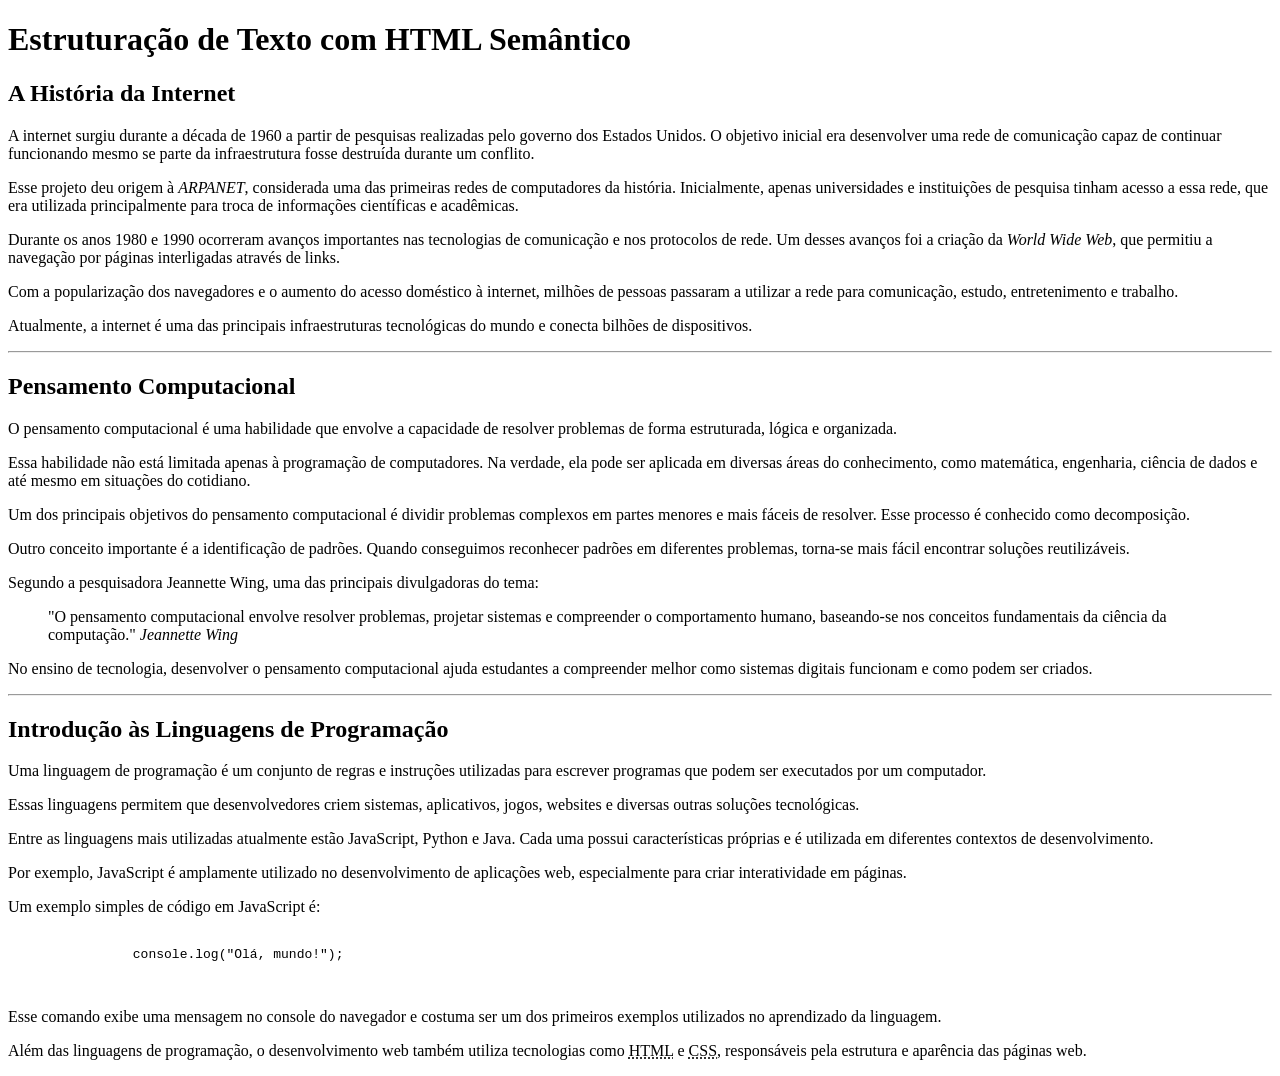
<file: atividade_01/index.html>
<!DOCTYPE html>
<html lang="pt-br">
<head>
    <meta charset="UTF-8">
    <meta name="viewport" content="width=device-width, initial-scale=1.0">
    <title>Atividade 01</title>
</head>
<body>

    <h1>Estruturação de Texto com HTML Semântico</h1>
    
    <main>
    <article>
        <h2>A História da Internet</h2>
        
        <p>A internet surgiu durante a década de 1960 a partir de pesquisas realizadas pelo governo dos Estados Unidos. O objetivo inicial era desenvolver uma rede de comunicação capaz de continuar funcionando mesmo se parte da infraestrutura fosse destruída durante um conflito.</p>

        <p>Esse projeto deu origem à <em>ARPANET</em>, considerada uma das primeiras redes de computadores da história. Inicialmente, apenas universidades e instituições de pesquisa tinham acesso a essa rede, que era utilizada principalmente para troca de informações científicas e acadêmicas.</p>

        <p>Durante os anos 1980 e 1990 ocorreram avanços importantes nas tecnologias de comunicação e nos protocolos de rede. Um desses avanços foi a criação da <em>World Wide Web</em>, que permitiu a navegação por páginas interligadas através de links.</p>

        <p>Com a popularização dos navegadores e o aumento do acesso doméstico à internet, milhões de pessoas passaram a utilizar a rede para comunicação, estudo, entretenimento e trabalho.</p>

        <p>Atualmente, a internet é uma das principais infraestruturas tecnológicas do mundo e conecta bilhões de dispositivos.</p>
    </article>

    <hr>

    <article>
        <h2>Pensamento Computacional</h2>

        <p>O pensamento computacional é uma habilidade que envolve a capacidade de resolver problemas de forma estruturada, lógica e organizada.</p>

        <p>Essa habilidade não está limitada apenas à programação de computadores. Na verdade, ela pode ser aplicada em diversas áreas do conhecimento, como matemática, engenharia, ciência de dados e até mesmo em situações do cotidiano.</p>

        <p>Um dos principais objetivos do pensamento computacional é dividir problemas complexos em partes menores e mais fáceis de resolver. Esse processo é conhecido como decomposição.</p>

        <p>Outro conceito importante é a identificação de padrões. Quando conseguimos reconhecer padrões em diferentes problemas, torna-se mais fácil encontrar soluções reutilizáveis.</p>

        <p>Segundo a pesquisadora Jeannette Wing, uma das principais divulgadoras do tema:</p>

        <blockquote>
            <p>
                "O pensamento computacional envolve resolver problemas, projetar sistemas e compreender o comportamento humano, baseando-se nos conceitos fundamentais da ciência da computação."
                <cite>Jeannette Wing</cite>
            </p>
        </blockquote>

        <p>No ensino de tecnologia, desenvolver o pensamento computacional ajuda estudantes a compreender melhor como sistemas digitais funcionam e como podem ser criados. </p>
    </article>

    <hr>

    <article>
        <h2>Introdução às Linguagens de Programação</h2>

        <p>Uma linguagem de programação é um conjunto de regras e instruções utilizadas para escrever programas que podem ser executados por um computador.</p>

        <p>Essas linguagens permitem que desenvolvedores criem sistemas, aplicativos, jogos, websites e diversas outras soluções tecnológicas.</p>

        <p>Entre as linguagens mais utilizadas atualmente estão JavaScript, Python e Java. Cada uma possui características próprias e é utilizada em diferentes contextos de desenvolvimento.</p>

        <p>Por exemplo, JavaScript é amplamente utilizado no desenvolvimento de aplicações web, especialmente para criar interatividade em páginas.</p>

        <p>Um exemplo simples de código em JavaScript é:</p>
        <pre>
            <code>
                console.log("Olá, mundo!");
            </code>
        </pre>

        <p>Esse comando exibe uma mensagem no console do navegador e costuma ser um dos primeiros exemplos utilizados no aprendizado da linguagem.</p>

        <p>Além das linguagens de programação, o desenvolvimento web também utiliza tecnologias como 
            <abbr title="HyperText Markup Language">HTML</abbr> e 
            <abbr title="Cascading Style Sheets">CSS</abbr>, responsáveis pela estrutura e aparência das páginas web.</p>
    </article>

    </main>

</body>
</html>
</file>
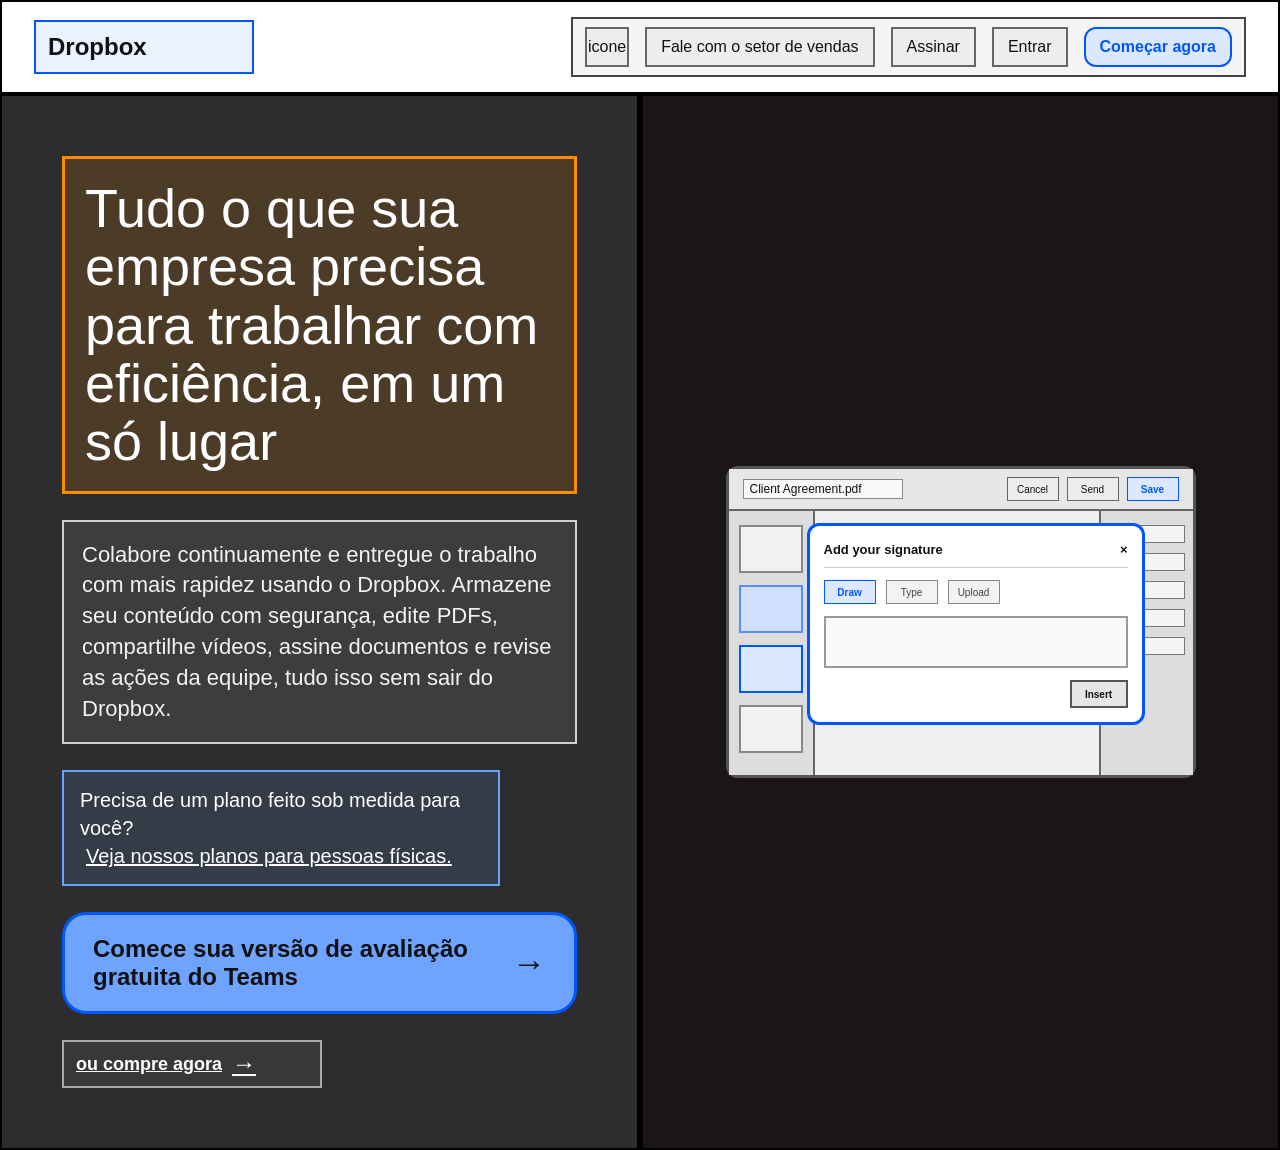
<file: atividade_03/Layout_1/index.html>
<!DOCTYPE html>
<html lang="pt-BR">
<head>
  <meta charset="UTF-8" />
  <meta name="viewport" content="width=device-width, initial-scale=1.0" />
  <title>Tela Dividida</title>
  <link rel="stylesheet" href="style.css" />
</head>
<body>

  <header class="cabecalho">

    <div class="logo-area">
      <span class="logo-texto">Dropbox</span>
    </div>

    <nav class="menu-navegacao">
      <div class="icone-idioma">icone</div>
      <div class="link-navegacao">Fale com o setor de vendas</div>
      <div class="link-navegacao">Assinar</div>
      <div class="link-navegacao">Entrar</div>
      <div class="botao-cabecalho">Começar agora</div>
    </nav>

  </header>

  <main class="principal">

    <section class="coluna-esquerda">

      <div class="titulo-principal">
        Tudo o que sua empresa precisa para trabalhar com eficiência, em um só lugar
      </div>

      <div class="texto-descricao">
        Colabore continuamente e entregue o trabalho com mais rapidez usando o Dropbox.
        Armazene seu conteúdo com segurança, edite PDFs, compartilhe vídeos, assine
        documentos e revise as ações da equipe, tudo isso sem sair do Dropbox.
      </div>

      <div class="link-planos">
        Precisa de um plano feito sob medida para você?
        <span>Veja nossos planos para pessoas físicas.</span>
      </div>

      <div class="botao-principal">
        Comece sua versão de avaliação gratuita do Teams
        <span class="seta-botao">→</span>
      </div>

      <div class="link-secundario">
        ou compre agora <span class="seta-link">→</span>
      </div>

    </section>

    <section class="coluna-direita">

      <div class="janela-principal">

        <div class="barra-janela">
          <div class="titulo-barra">Client Agreement.pdf</div>
          <div class="acoes-barra">
            <div class="botao-barra">Cancel</div>
            <div class="botao-barra">Send</div>
            <div class="botao-barra azul">Save</div>
          </div>
        </div>

        <div class="corpo-janela">

          <div class="menu-lateral-janela">
            <div class="item-menu-lateral"></div>
            <div class="item-menu-lateral grafico"></div>
            <div class="item-menu-lateral destaque"></div>
            <div class="item-menu-lateral"></div>
          </div>

          <div class="conteudo-janela"></div>

          <div class="painel-direito-janela">
            <div class="campo-painel"></div>
            <div class="campo-painel"></div>
            <div class="campo-painel"></div>
            <div class="campo-painel"></div>
            <div class="campo-painel"></div>
          </div>

          <div class="modal-assinatura">
            <div class="topo-modal">
              <span>Add your signature</span>
              <span>×</span>
            </div>

            <div class="abas-modal">
              <div class="aba-modal ativa">Draw</div>
              <div class="aba-modal">Type</div>
              <div class="aba-modal">Upload</div>
            </div>

            <div class="area-assinatura"></div>

            <div class="rodape-modal">
              <div class="botao-inserir">Insert</div>
            </div>
          </div>

        </div>
      </div>

    </section>

  </main>

</body>
</html>
</file>
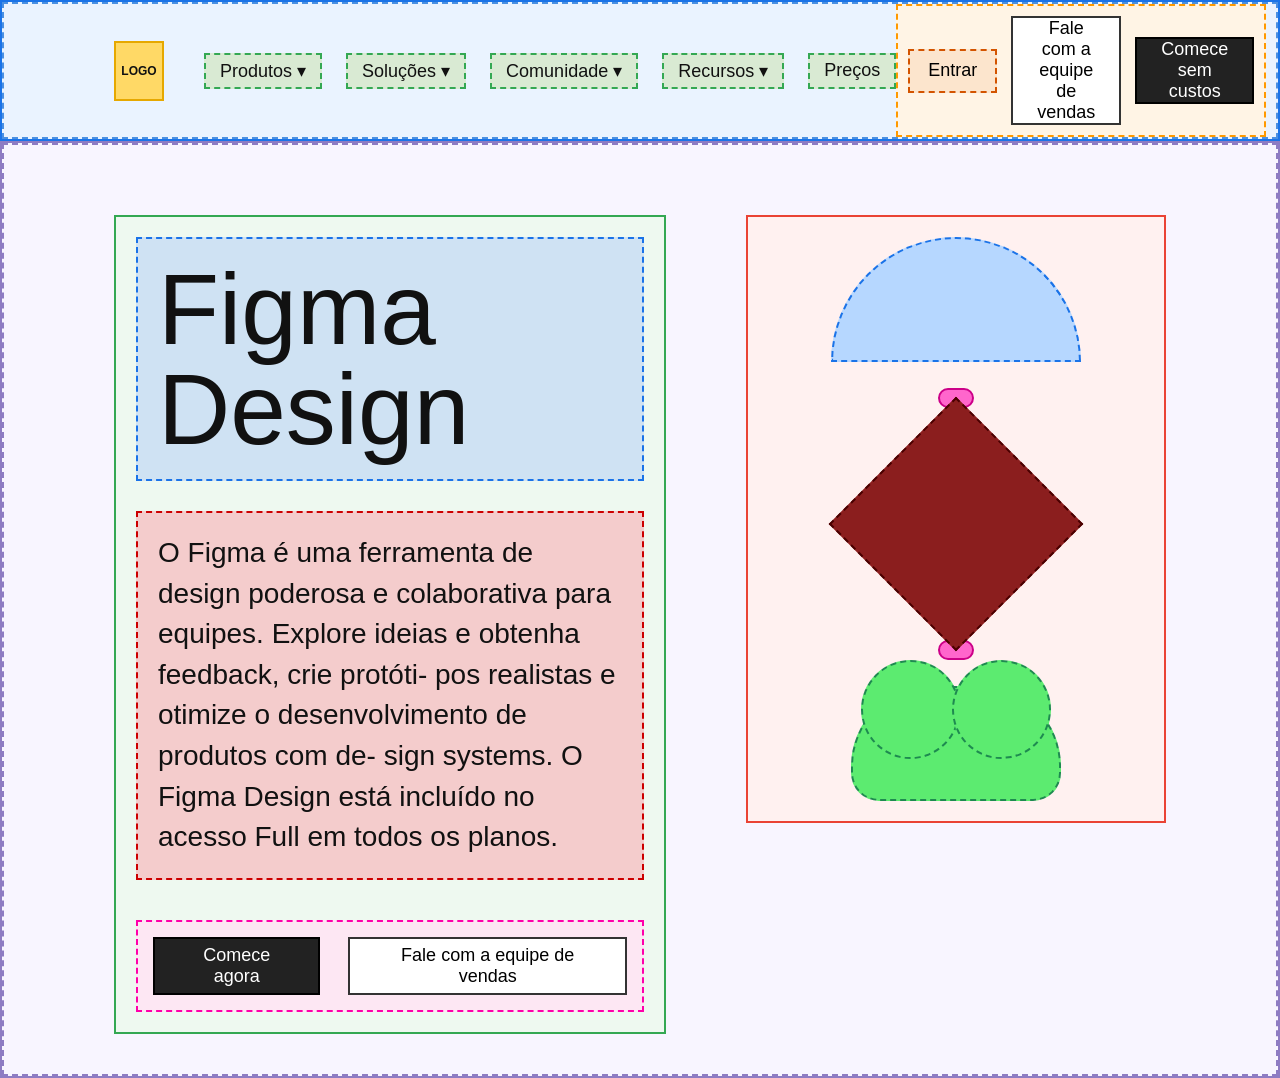
<file: atividade_03/Layout_2/index.html>
<!DOCTYPE html>
<html lang="pt-BR">
<head>
  <meta charset="UTF-8" />
  <meta name="viewport" content="width=device-width, initial-scale=1.0" />
  <title>Layout - Figma Design</title>
  <link rel="stylesheet" href="style.css" />
</head>
<body>

  <header>
    <nav class="navbar">
      <div class="nav-logo">LOGO</div>

      <ul class="nav-links">
        <li class="nav-item">Produtos ▾</li>
        <li class="nav-item">Soluções ▾</li>
        <li class="nav-item">Comunidade ▾</li>
        <li class="nav-item">Recursos ▾</li>
        <li class="nav-item">Preços</li>
      </ul>

      <div class="nav-actions">
        <button class="btn-ghost">Entrar</button>
        <button class="btn-outline">Fale com a equipe de vendas</button>
        <button class="btn-solid">Comece sem custos</button>
      </div>
    </nav>
  </header>

  <main>
    <section class="hero">
      <div class="hero-content">
        <h1 class="hero-title">Figma Design</h1>
        <p class="hero-description">
          O Figma é uma ferramenta de design poderosa e colaborativa
          para equipes. Explore ideias e obtenha feedback, crie protóti-
          pos realistas e otimize o desenvolvimento de produtos com de-
          sign systems. O Figma Design está incluído no acesso Full em
          todos os planos.
        </p>

        <div class="hero-buttons">
          <button class="btn-solid">Comece agora</button>
          <button class="btn-outline">Fale com a equipe de vendas</button>
        </div>
      </div>

      <div class="hero-visual">
        <div class="shape shape-circle-top"></div>
        <div class="shape-connector connector-top"></div>
        <div class="shape shape-diamond"></div>
        <div class="shape-connector connector-bottom"></div>
        <div class="shape shape-cloud"></div>
      </div>
    </section>
  </main>

</body>
</html>
</file>
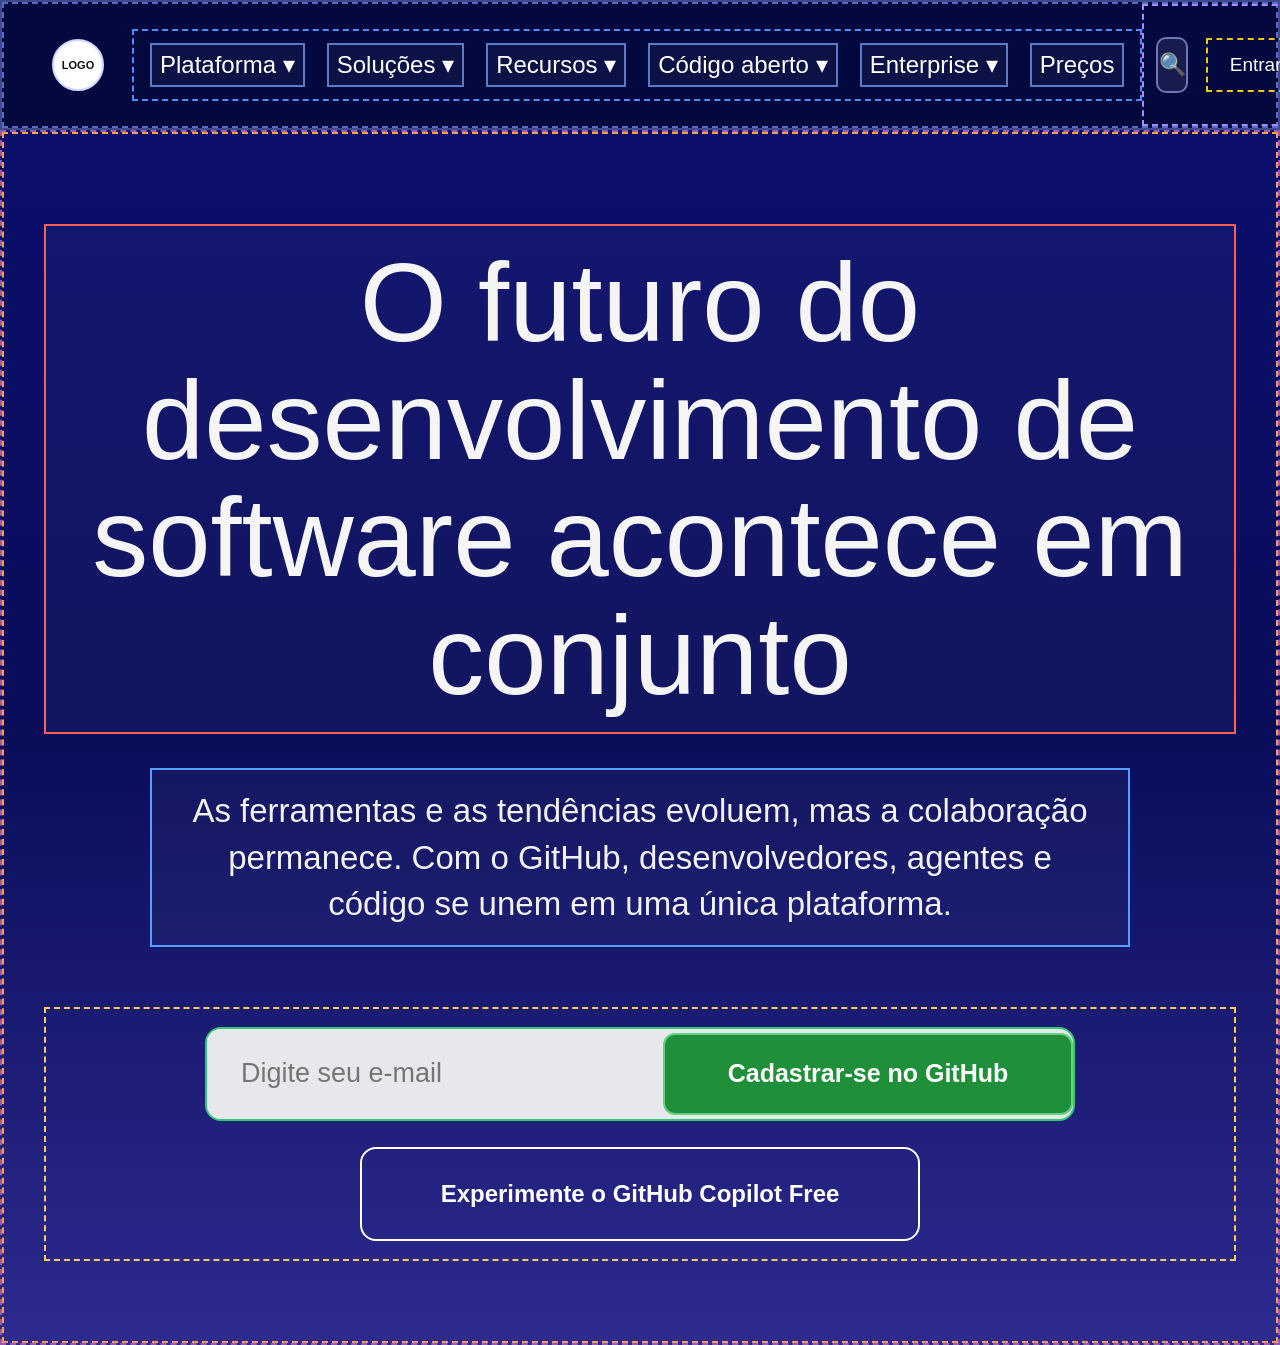
<file: atividade_03/Layout_3/index.html>
<!DOCTYPE html>
<html lang="pt-BR">
<head>
  <meta charset="UTF-8" />
  <meta name="viewport" content="width=device-width, initial-scale=1.0" />
  <title>Layout 3 - GitHub Clone</title>
  <link rel="stylesheet" href="style.css" />
</head>
<body>

  <header class="cabecalho">
    <nav class="navegacao">

      <div class="navegacao__logo">LOGO</div>

      <ul class="navegacao__links">
        <li class="navegacao__item">Plataforma ▾</li>
        <li class="navegacao__item">Soluções ▾</li>
        <li class="navegacao__item">Recursos ▾</li>
        <li class="navegacao__item">Código aberto ▾</li>
        <li class="navegacao__item">Enterprise ▾</li>
        <li class="navegacao__item">Preços</li>
      </ul>

      <div class="navegacao__acoes">
        <button class="botao botao--icone">🔍</button>
        <button class="botao botao--transparente">Entrar</button>
        <button class="botao botao--contorno">Criar uma conta</button>
      </div>

    </nav>
  </header>

  <main class="principal">
    <section class="destaque">

      <h1 class="destaque__titulo">
        O futuro do desenvolvimento de software acontece em conjunto
      </h1>

      <p class="destaque__subtitulo">
        As ferramentas e as tendências evoluem, mas a colaboração permanece.
        Com o GitHub, desenvolvedores, agentes e código se unem em uma única plataforma.
      </p>

      <div class="destaque__acoes">
        <div class="formulario-cta">
          <input
            class="formulario-cta__entrada"
            type="text"
            placeholder="Digite seu e-mail"
          />
          <button class="botao botao--primario">Cadastrar-se no GitHub</button>
        </div>

        <button class="botao botao--secundario">
          Experimente o GitHub Copilot Free
        </button>
      </div>

    </section>
  </main>

</body>
</html>
</file>
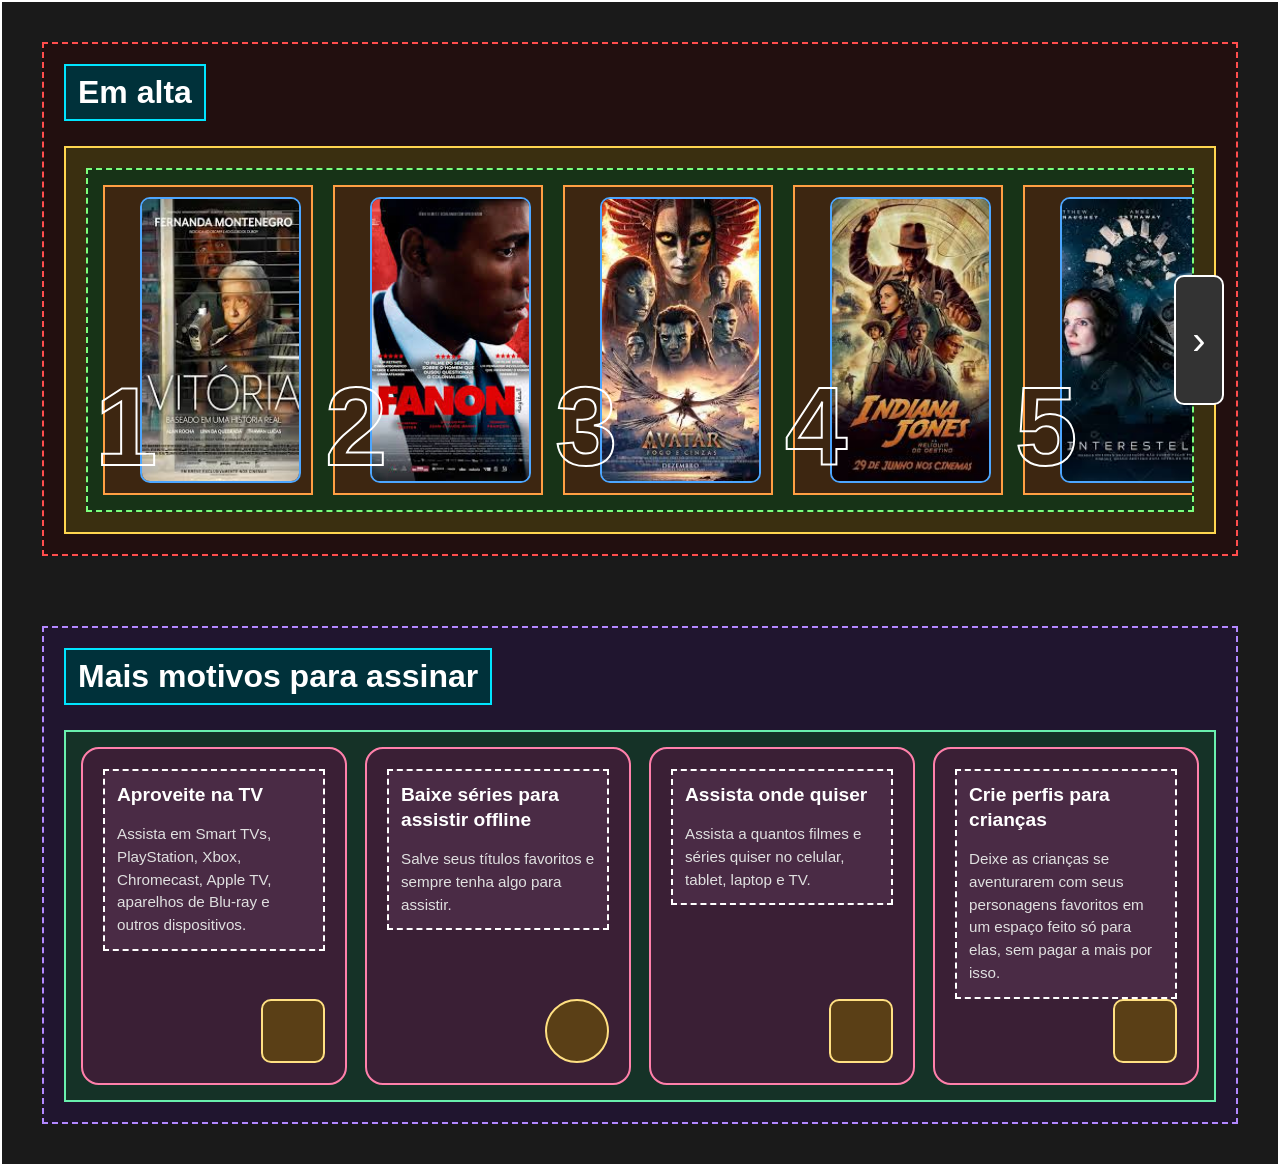
<file: atividade_03/Layout_4/index.html>
<!DOCTYPE html>
<html lang="pt-BR">
<head>
  <meta charset="UTF-8" />
  <meta name="viewport" content="width=device-width, initial-scale=1.0" />
  <title>Layout 4</title>
  <link rel="stylesheet" href="style.css" />
</head>
<body>

  <main class="conteudo-principal">

    <section class="secao-em-alta">
      <h2 class="titulo-secao">Em alta</h2>

      <div class="area-carrossel">
        <div class="faixa-cards">

          <article class="card-ranking">
            <span class="numero-card">1</span>
            <div class="imagem-card">
              <img src="[data-uri]" alt="Filme 1">
            </div>
          </article>

          <article class="card-ranking">
            <span class="numero-card">2</span>
            <div class="imagem-card">
              <img src="[data-uri]" alt="Filme 2">
            </div>
          </article>

          <article class="card-ranking">
            <span class="numero-card">3</span>
            <div class="imagem-card">
              <img src="[data-uri]" alt="Filme 3">
            </div>
          </article>

          <article class="card-ranking">
            <span class="numero-card">4</span>
            <div class="imagem-card">
              <img src="[data-uri]" alt="Filme 4">
            </div>
          </article>

          <article class="card-ranking">
            <span class="numero-card">5</span>
            <div class="imagem-card">
              <img src="[data-uri]" alt="Filme 5">
            </div>
          </article>

          <article class="card-ranking">
            <span class="numero-card">6</span>
            <div class="imagem-card">
              <img src="[data-uri]" alt="Filme 6">
            </div>
          </article>

        </div>

        <button class="botao-carrossel" aria-label="Próximo">&#8250;</button>
      </div>
    </section>

    <section class="secao-motivos">
      <h2 class="titulo-secao">Mais motivos para assinar</h2>

      <div class="grade-motivos">

        <article class="card-motivo">
          <div class="texto-motivo">
            <h3 class="titulo-motivo">Aproveite na TV</h3>
            <p class="descricao-motivo">
              Assista em Smart TVs, PlayStation, Xbox, Chromecast, Apple TV, aparelhos de Blu-ray e outros dispositivos.
            </p>
          </div>
          <div class="icone-motivo icone-tv"></div>
        </article>

        <article class="card-motivo">
          <div class="texto-motivo">
            <h3 class="titulo-motivo">Baixe séries para assistir offline</h3>
            <p class="descricao-motivo">
              Salve seus títulos favoritos e sempre tenha algo para assistir.
            </p>
          </div>
          <div class="icone-motivo icone-download"></div>
        </article>

        <article class="card-motivo">
          <div class="texto-motivo">
            <h3 class="titulo-motivo">Assista onde quiser</h3>
            <p class="descricao-motivo">
              Assista a quantos filmes e séries quiser no celular, tablet, laptop e TV.
            </p>
          </div>
          <div class="icone-motivo icone-lupa"></div>
        </article>

        <article class="card-motivo">
          <div class="texto-motivo">
            <h3 class="titulo-motivo">Crie perfis para crianças</h3>
            <p class="descricao-motivo">
              Deixe as crianças se aventurarem com seus personagens favoritos em um espaço feito só para elas, sem pagar a mais por isso.
            </p>
          </div>
          <div class="icone-motivo icone-criancas"></div>
        </article>

      </div>
    </section>

  </main>

</body>
</html>
</file>
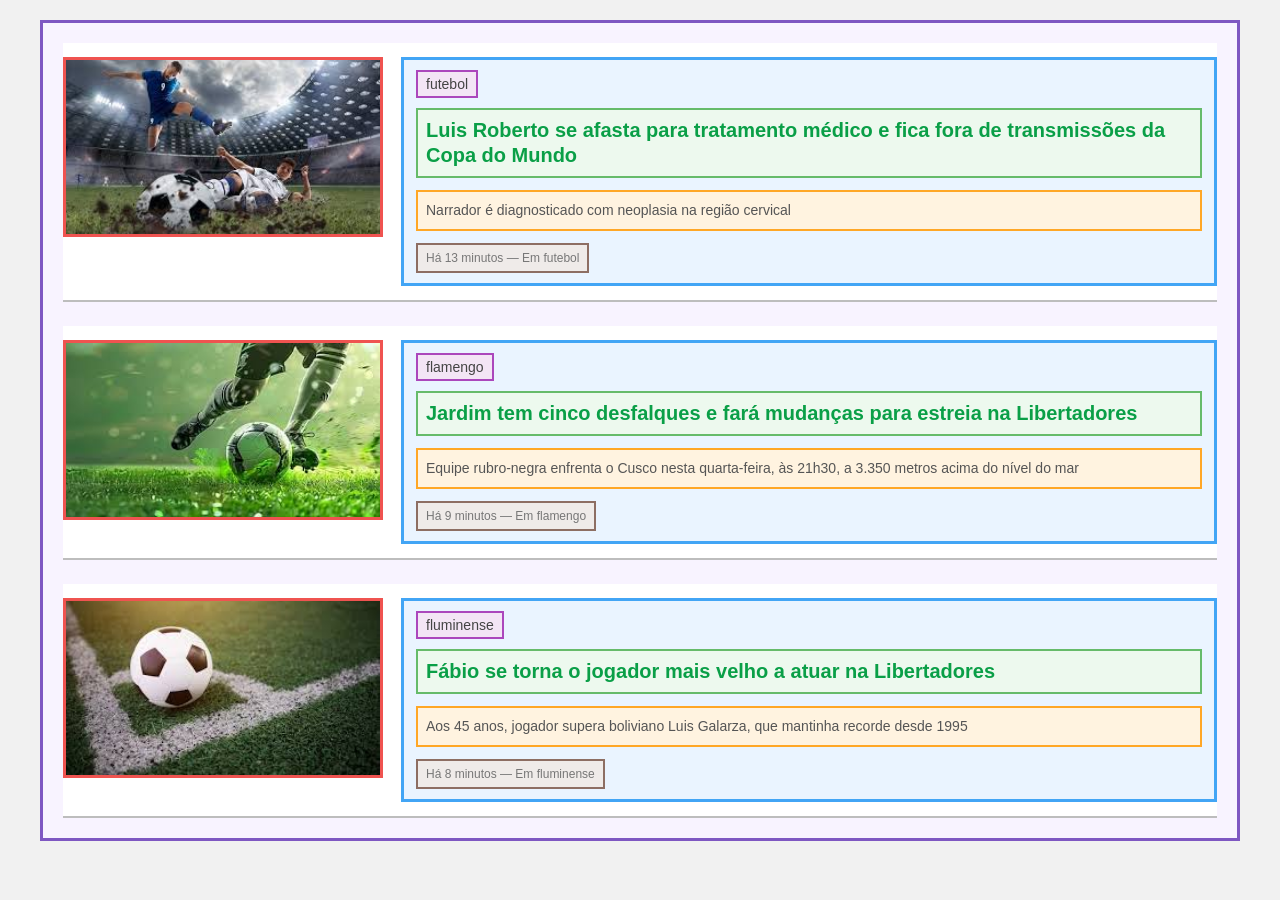
<file: atividade_03/Layout_5/index.html>
<!DOCTYPE html>
<html lang="pt-BR">
<head>
  <meta charset="UTF-8">
  <meta name="viewport" content="width=device-width, initial-scale=1.0">
  <title>Cards de Notícias</title>
  <link rel="stylesheet" href="style.css">
</head>
<body>

  <main class="container-noticias">

    <section class="card-noticia">
      
      <div class="card-imagem">
        <img src="[data-uri]" alt="noticia 1">
      </div>

      <div class="card-conteudo">
        <span class="categoria">futebol</span>
        <h2 class="titulo">
          Luis Roberto se afasta para tratamento médico e fica fora de transmissões da Copa do Mundo
        </h2>
        <p class="descricao">
          Narrador é diagnosticado com neoplasia na região cervical
        </p>
        <span class="tempo">Há 13 minutos — Em futebol</span>
      </div>

    </section>

    <section class="card-noticia">
      
      <div class="card-imagem">
        <img src="[data-uri]" alt="noticia 2">
      </div>

      <div class="card-conteudo">
        <span class="categoria">flamengo</span>
        <h2 class="titulo">
          Jardim tem cinco desfalques e fará mudanças para estreia na Libertadores
        </h2>
        <p class="descricao">
          Equipe rubro-negra enfrenta o Cusco nesta quarta-feira, às 21h30, a 3.350 metros acima do nível do mar
        </p>
        <span class="tempo">Há 9 minutos — Em flamengo</span>
      </div>

    </section>

    <section class="card-noticia">
      
      <div class="card-imagem">
        <img src="[data-uri]" alt="noticia 3">
      </div>

      <div class="card-conteudo">
        <span class="categoria">fluminense</span>
        <h2 class="titulo">
          Fábio se torna o jogador mais velho a atuar na Libertadores
        </h2>
        <p class="descricao">
          Aos 45 anos, jogador supera boliviano Luis Galarza, que mantinha recorde desde 1995
        </p>
        <span class="tempo">Há 8 minutos — Em fluminense</span>
      </div>

    </section>

  </main>

</body>
</html>
</file>
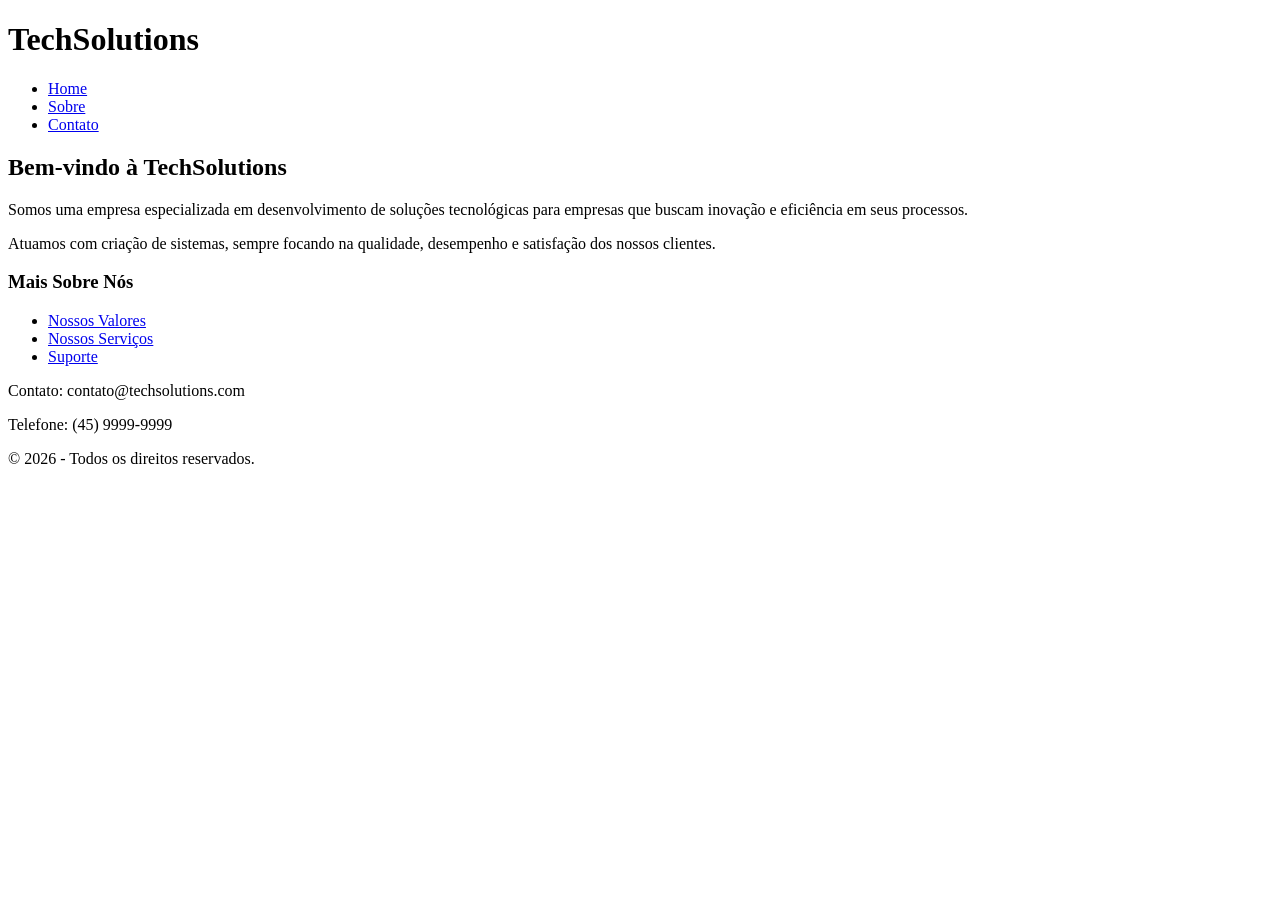
<file: atividade_02/exercicio01.html>
<!DOCTYPE html>
<html lang="pt-BR">
<head>
    <meta charset="UTF-8">
    <meta name="viewport" content="width=device-width, initial-scale=1.0">
    <title>TechSolutions</title>
</head>
<body>
    
    <header>
        <h1>TechSolutions</h1>

        <nav>
            <ul>
                <li><a href="#">Home</a></li>
                <li><a href="#">Sobre</a></li>
                <li><a href="#">Contato</a></li>
            </ul>
        </nav>
    </header>

    <main>
        <section>
                <h2>Bem-vindo à TechSolutions</h2> 

                <p>
                    Somos uma empresa especializada em desenvolvimento de soluções tecnológicas 
                    para empresas que buscam inovação e eficiência em seus processos.
                </p>

                <p>
                   Atuamos com criação de sistemas, sempre focando na
                   qualidade, desempenho e satisfação dos nossos clientes.
                </p>

        </section>

        <aside>
            <h3>Mais Sobre Nós</h3>

            <ul>
                <li><a href="#">Nossos Valores</a></li>
                <li><a href="#">Nossos Serviços</a></li>
                <li><a href="#">Suporte</a></li>
            </ul>
        </aside>

    </main>

    <footer>
            <p>Contato: contato@techsolutions.com</p>
            <p>Telefone: (45) 9999-9999</p>
            <p> &copy; 2026 - Todos os direitos reservados.</p>
        </footer>

</body>
</html>
</file>
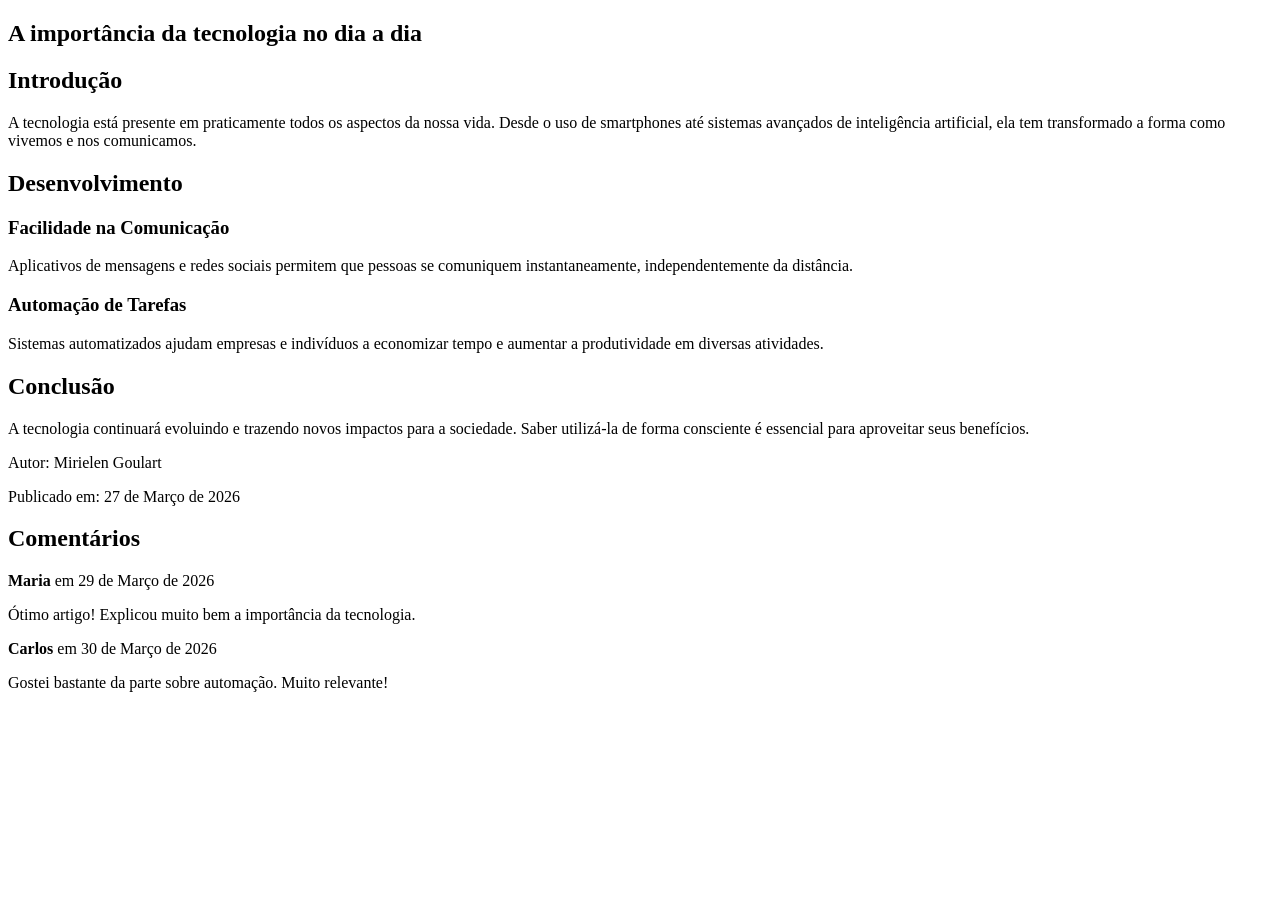
<file: atividade_02/exercicio02.html>
<!DOCTYPE html>
<html lang="pt-BR">
<head>
    <meta charset="UTF-8">
    <meta name="viewport" content="width=device-width, initial-scale=1.0">
    <title>Blog</title>
</head>
<body>
    
    <article>
        <header>
            <h1>A importância da tecnologia no dia a dia</h1>
        </header>

        <section>
            <h2>Introdução</h2>
            <p> A tecnologia está presente em praticamente todos os aspectos da nossa vida. 
                Desde o uso de smartphones até sistemas avançados de inteligência artificial, 
                ela tem transformado a forma como vivemos e nos comunicamos.
            </p>
        </section>

        <section>
            <h2>Desenvolvimento</h2>

            <section>
                <h3>Facilidade na Comunicação</h3>
                <p>
                    Aplicativos de mensagens e redes sociais permitem que pessoas se comuniquem 
                    instantaneamente, independentemente da distância.
                </p>
            </section>

            <section>
                <h3>Automação de Tarefas</h3>
                <p>
                    Sistemas automatizados ajudam empresas e indivíduos a economizar tempo e 
                    aumentar a produtividade em diversas atividades.
                </p>
            </section>
        </section>

        <section>
            <h2>Conclusão</h2>
            <p>
                 A tecnologia continuará evoluindo e trazendo novos impactos para a sociedade. 
                Saber utilizá-la de forma consciente é essencial para aproveitar seus benefícios. 
            </p>
        </section>

        <footer>
            <p>Autor: Mirielen Goulart</p>
            <p>Publicado em: <time datetime="2026-03-27">27 de Março de 2026</time></p>
        </footer>

    </article>

    <section>
        <h2>Comentários</h2>

        <article>
            <p><strong>Maria</strong> em 
                <time datetime="2026-03-29">29 de Março de 2026</time>
            </p>
            <p>Ótimo artigo! Explicou muito bem a importância da tecnologia.</p>
        </article>

        <article>
            <p><strong>Carlos</strong> em
                <time datetime="2026-03-30">30 de Março de 2026</time>
            </p>
            <p>Gostei bastante da parte sobre automação. Muito relevante!</p>
        </article>

    </section>

</body>
</html>
</file>
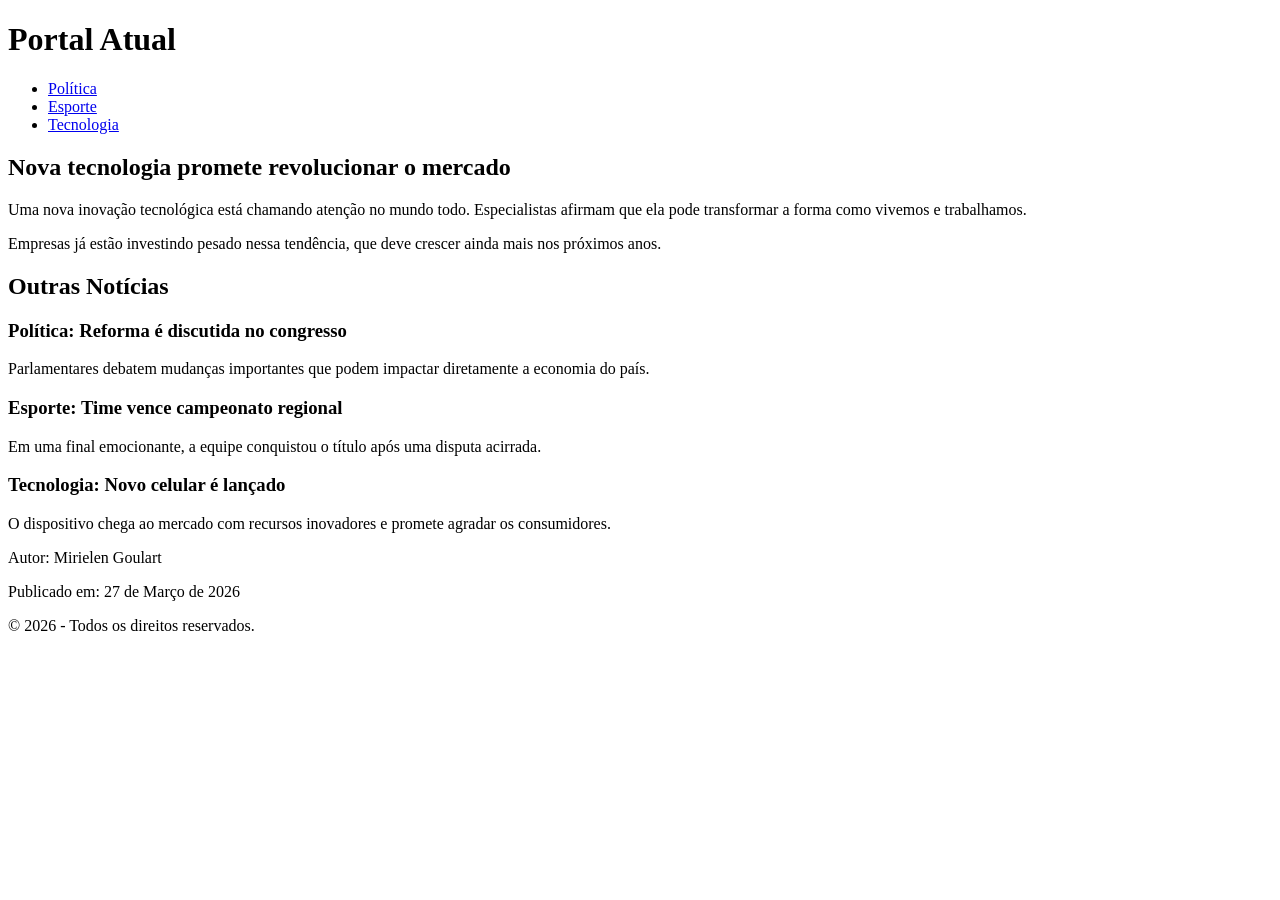
<file: atividade_02/exercicio03.html>
<!DOCTYPE html>
<html lang="pt-BR">
<head>
    <meta charset="UTF-8">
    <meta name="viewport" content="width=device-width, initial-scale=1.0">
    <title>Portal Atual</title>
</head>
<body>
    
       <header>
        <h1>Portal Atual</h1>

        <nav>
            <ul>
                <li><a href="#">Política</a></li>
                <li><a href="#">Esporte</a></li>
                <li><a href="#">Tecnologia</a></li>
            </ul>
        </nav>
    </header>

    <main>

        <section>
            <h2>Nova tecnologia promete revolucionar o mercado</h2>
            <article>
                <p>Uma nova inovação tecnológica está chamando atenção no mundo todo. Especialistas afirmam que ela pode transformar a forma como vivemos e trabalhamos.</p>
                <p>Empresas já estão investindo pesado nessa tendência, que deve crescer ainda mais nos próximos anos.</p>
            </article>
        </section>

        <section>
            <h2>Outras Notícias</h2>

            <article>
                <h3>Política: Reforma é discutida no congresso</h3>
                 <p>Parlamentares debatem mudanças importantes que podem impactar diretamente a economia do país.</p>
            </article>

            <article>
               <h3>Esporte: Time vence campeonato regional</h3>
                <p>Em uma final emocionante, a equipe conquistou o título após uma disputa acirrada.</p>
            </article>

            <article>
                <h3>Tecnologia: Novo celular é lançado</h3>
                <p>O dispositivo chega ao mercado com recursos inovadores e promete agradar os consumidores.</p>
            </article>

        </section>

    </main>

    
        <footer>
            <p>Autor: Mirielen Goulart</p>
            <p>Publicado em: <time datetime="2026-03-27">27 de Março de 2026</time></p>
            <p> &copy; 2026 - Todos os direitos reservados.</p>
        </footer>

</body>
</html>
</file>
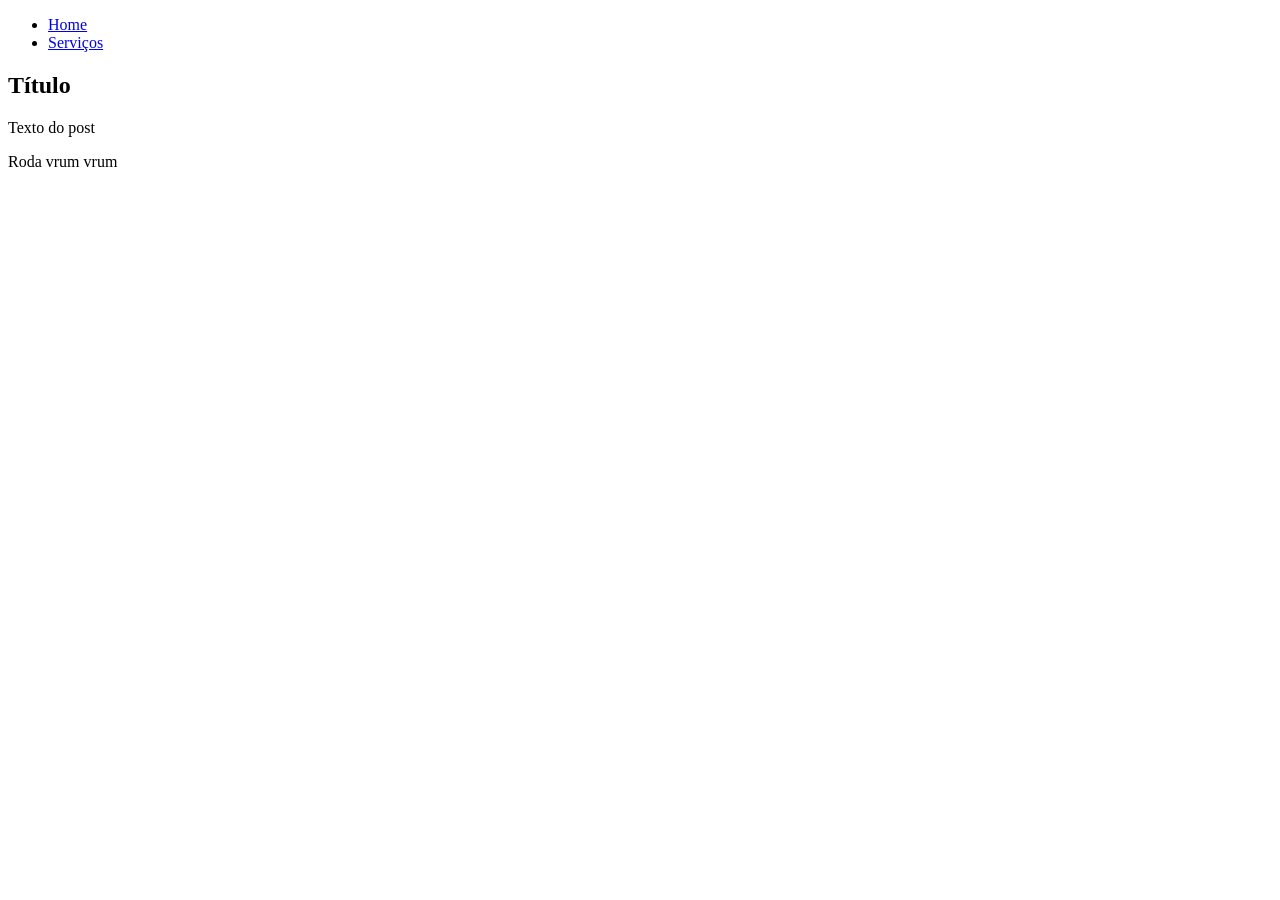
<file: atividade_02/exercicio04.html>
<!DOCTYPE html>
<html lang="pt-BR">
<head>
    <meta charset="UTF-8">
    <meta name="viewport" content="width=device-width, initial-scale=1.0">
    <title>Exercicio 04</title>
</head>
<body>
    
       <header>
        <nav>
            <ul>
                <li><a href="#">Home</a></li>
                <li><a href="#">Serviços</a></li>
            </ul>
        </nav>
    </header>

    <main>
        <article>
            <h1>Título</h1>
            <p>Texto do post</p>
        </article>
    </main>

    <footer>
        <p>Roda vrum vrum</p>
    </footer>

</body>
</html>
</file>
<file: atividade_03/Layout_1/style.css>
* {
  margin: 0;
  padding: 0;
  box-sizing: border-box;
}

body {
  font-family: Arial, Helvetica, sans-serif;
  background-color: #d9d9d9;
  color: #111;
}

.cabecalho {
  display: flex;
  justify-content: space-between;
  align-items: center;
  height: 94px;
  padding: 0 32px;
  background-color: #ffffff;
  border: 2px solid #000;
}

.logo-area {
  display: flex;
  align-items: center;
  gap: 14px;
  min-width: 220px;
  min-height: 54px;
  padding: 8px 12px;
  border: 2px solid #0057ff;
  background-color: #eaf1ff;
}

.logo-texto {
  font-size: 24px;
  font-weight: bold;
  color: #111;
}

.menu-navegacao {
  display: flex;
  align-items: center;
  gap: 16px;
  padding: 8px 12px;
  border: 2px solid #444;
  background-color: #f5f5f5;
}

.icone-idioma,
.link-navegacao,
.botao-cabecalho {
  display: flex;
  align-items: center;
  justify-content: center;
  min-height: 40px;
  padding: 0 14px;
  border: 2px solid #666;
  background-color: #ededed;
  font-size: 16px;
}

.icone-idioma {
  width: 44px;
  padding: 0;
}

.botao-cabecalho {
  background-color: #dbe8ff;
  border: 2px solid #0057ff;
  color: #0057ff;
  font-weight: bold;
  border-radius: 12px;
}

.principal {
  display: flex;
  min-height: calc(100vh - 94px);
  border: 2px solid #000;
}

.coluna-esquerda,
.coluna-direita {
  width: 50%;
  min-height: 760px;
}

.coluna-esquerda {
  display: flex;
  flex-direction: column;
  justify-content: center;
  gap: 26px;
  padding: 60px;
  background-color: #2d2d2d;
  border-right: 3px solid #000;
}

.titulo-principal {
  width: 100%;
  min-height: 220px;
  padding: 20px;
  border: 3px solid #ff8c00;
  background-color: rgba(255, 140, 0, 0.15);
  color: #ffffff;
  font-size: 54px;
  line-height: 1.08;
  display: flex;
  align-items: center;
}

.texto-descricao {
  width: 100%;
  min-height: 120px;
  padding: 18px;
  border: 2px solid #cfcfcf;
  background-color: rgba(255, 255, 255, 0.08);
  color: #f2f2f2;
  font-size: 22px;
  line-height: 1.4;
  display: flex;
  align-items: center;
}

.link-planos {
  width: 85%;
  min-height: 70px;
  padding: 14px 16px;
  border: 2px solid #66a3ff;
  background-color: rgba(102, 163, 255, 0.12);
  color: #ffffff;
  font-size: 20px;
  line-height: 1.4;
  display: flex;
  align-items: center;
  flex-wrap: wrap;
}

.link-planos span {
  text-decoration: underline;
  margin-left: 6px;
}

.botao-principal {
  width: 680px;
  max-width: 100%;
  min-height: 96px;
  padding: 20px 28px;
  border: 3px solid #0057ff;
  background-color: #6ea3ff;
  color: #111;
  border-radius: 24px;
  font-size: 24px;
  font-weight: bold;
  display: flex;
  align-items: center;
  justify-content: space-between;
}

.seta-botao {
  font-size: 34px;
}

.link-secundario {
  width: 260px;
  min-height: 44px;
  padding: 8px 12px;
  border: 2px solid #aaaaaa;
  background-color: rgba(255, 255, 255, 0.05);
  color: #ffffff;
  font-size: 18px;
  font-weight: bold;
  display: flex;
  align-items: center;
  gap: 10px;
  text-decoration: underline;
}

.seta-link {
  font-size: 24px;
}


.coluna-direita {
  position: relative;
  display: flex;
  align-items: center;
  justify-content: center;
  background-color: #1b1515;
  border-left: 3px solid #000;
}

.pasta-decorativa::before {
  content: "";
  position: absolute;
  top: -12px;
  left: 0;
  width: 38px;
  height: 14px;
  border: 2px solid #4f78a8;
  border-bottom: none;
  background-color: #9db8d8;
  border-radius: 6px 6px 0 0;
}

.janela-principal {
  position: relative;
  width: 470px;
  height: 312px;
  border: 3px solid #555;
  background-color: #cfcfcf;
  border-radius: 12px;
  display: flex;
  flex-direction: column;
}

.barra-janela {
  display: flex;
  justify-content: space-between;
  align-items: center;
  min-height: 42px;
  padding: 0 14px;
  border-bottom: 2px solid #666;
  background-color: #e7e7e7;
}

.titulo-barra {
  min-width: 160px;
  min-height: 20px;
  padding: 2px 6px;
  border: 1px solid #888;
  background-color: #f8f8f8;
  font-size: 12px;
  display: flex;
  align-items: center;
}

.acoes-barra {
  display: flex;
  gap: 8px;
}

.botao-barra {
  min-width: 52px;
  height: 24px;
  padding: 0 8px;
  border: 1px solid #666;
  background-color: #ececec;
  font-size: 10px;
  display: flex;
  align-items: center;
  justify-content: center;
}

.botao-barra.azul {
  border: 1px solid #0057ff;
  background-color: #dbe8ff;
  color: #0057ff;
  font-weight: bold;
}

.corpo-janela {
  display: flex;
  flex: 1;
  position: relative;
}

.menu-lateral-janela {
  width: 86px;
  padding: 14px 10px;
  border-right: 2px solid #666;
  background-color: #dddddd;
  display: flex;
  flex-direction: column;
  gap: 12px;
}

.item-menu-lateral {
  width: 100%;
  height: 48px;
  border: 2px solid #888;
  background-color: #f1f1f1;
}

.item-menu-lateral.grafico {
  background-color: #cfe0ff;
  border-color: #5a8cff;
}

.item-menu-lateral.destaque {
  background-color: #dbe8ff;
  border-color: #0057ff;
}

.conteudo-janela {
  flex: 1;
  border-right: 2px solid #666;
  background-color: #efefef;
}

.painel-direito-janela {
  width: 92px;
  padding: 14px 8px;
  background-color: #dddddd;
  display: flex;
  flex-direction: column;
  gap: 10px;
}

.campo-painel {
  width: 100%;
  height: 18px;
  border: 1px solid #777;
  background-color: #f5f5f5;
}

.modal-assinatura {
  position: absolute;
  top: 12px;
  left: 78px;
  width: 338px;
  height: 202px;
  padding: 14px;
  border: 3px solid #0057ff;
  background-color: #ffffff;
  border-radius: 12px;
  display: flex;
  flex-direction: column;
}

.topo-modal {
  display: flex;
  justify-content: space-between;
  align-items: center;
  min-height: 28px;
  padding-bottom: 8px;
  border-bottom: 1px solid #ccc;
  color: #111;
  font-size: 13px;
  font-weight: bold;
}

.abas-modal {
  display: flex;
  gap: 10px;
  margin: 12px 0;
}

.aba-modal {
  min-width: 52px;
  min-height: 24px;
  padding: 4px 8px;
  border: 1px solid #888;
  background-color: #f3f3f3;
  color: #444;
  font-size: 10px;
  display: flex;
  align-items: center;
  justify-content: center;
}

.aba-modal.ativa {
  border-color: #0057ff;
  background-color: #dbe8ff;
  color: #0057ff;
  font-weight: bold;
}

.area-assinatura {
  flex: 1;
  border: 2px solid #999;
  background-color: #fafafa;
  color: #111;
  font-size: 54px;
  display: flex;
  align-items: center;
  padding-left: 24px;
}

.rodape-modal {
  display: flex;
  justify-content: flex-end;
  margin-top: 12px;
}

.botao-inserir {
  width: 58px;
  height: 28px;
  border: 2px solid #555;
  background-color: #e6e6e6;
  color: #111;
  font-size: 10px;
  font-weight: bold;
  display: flex;
  align-items: center;
  justify-content: center;
}
</file>
<file: atividade_03/Layout_2/style.css>
* {
  margin: 0;
  padding: 0;
  box-sizing: border-box;
}

body {
  font-family: Arial, Helvetica, sans-serif;
  background-color: #f2f2f2;
  color: #111;
}

header {
  width: 100%;
  background-color: #ffffff;
  border: 2px solid #1a73e8;
}

nav.navbar {
  max-width: 1700px;
  margin: 0 auto;
  min-height: 100px;
  display: flex;
  align-items: center;
  justify-content: space-between;
  padding: 0 110px;
  border: 2px dashed #4a90e2;
  background-color: #eaf3ff;
}

.nav-logo {
  width: 50px;
  height: 60px;
  background-color: #ffd966;
  border: 2px solid #e6a800;
  display: flex;
  align-items: center;
  justify-content: center;
  font-size: 12px;
  font-weight: bold;
  flex-shrink: 0;
}

.nav-links {
  display: flex;
  align-items: center;
  gap: 24px;
  list-style: none;
  margin-left: 40px;
  flex: 1;
}

.nav-item {
  min-height: 36px;
  padding: 0 14px;
  background-color: #d9ead3;
  border: 2px dashed #34a853;
  display: flex;
  align-items: center;
  justify-content: center;
  font-size: 18px;
  white-space: nowrap;
}

.nav-actions {
  display: flex;
  align-items: center;
  gap: 14px;
  border: 2px dashed #ff9900;
  background-color: #fff4e5;
  padding: 10px;
}

.btn-ghost {
  min-height: 44px;
  padding: 0 18px;
  background-color: #fce5cd;
  border: 2px dashed #d35400;
  font-size: 18px;
  cursor: pointer;
}

.btn-outline {
  min-height: 60px;
  padding: 0 24px;
  background-color: #ffffff;
  border: 2px solid #333333;
  font-size: 18px;
  cursor: pointer;
}

.btn-solid {
  min-height: 60px;
  padding: 0 24px;
  background-color: #222222;
  border: 2px solid #000000;
  color: #ffffff;
  font-size: 18px;
  cursor: pointer;
}

main {
  width: 100%;
  border: 2px solid #8e7cc3;
  background-color: #f3efff;
}

section.hero {
  max-width: 1700px;
  margin: 0 auto;
  min-height: calc(100vh - 100px);
  display: flex;
  justify-content: space-between;
  align-items: flex-start;
  gap: 80px;
  padding: 70px 110px 40px;
  border: 2px dashed #8e7cc3;
  background-color: #f8f5ff;
}

.hero-content {
  flex: 1;
  max-width: 820px;
  display: flex;
  flex-direction: column;
  align-items: flex-start;
  border: 2px solid #34a853;
  background-color: #eef9f0;
  padding: 20px;
}

.hero-title {
  width: 100%;
  min-height: 140px;
  background-color: #cfe2f3;
  border: 2px dashed #1a73e8;
  display: flex;
  align-items: center;
  padding: 20px;
  font-size: 100px;
  font-weight: 400;
  line-height: 1;
  margin-bottom: 30px;
}

.hero-description {
  width: 100%;
  min-height: 220px;
  background-color: #f4cccc;
  border: 2px dashed #cc0000;
  padding: 20px;
  font-size: 28px;
  line-height: 1.45;
  margin-bottom: 40px;
}

.hero-buttons {
  display: flex;
  align-items: center;
  gap: 28px;
  border: 2px dashed #ff00aa;
  background-color: #fde7f3;
  padding: 15px;
}

.hero-buttons .btn-solid,
.hero-buttons .btn-outline {
  min-height: 58px;
  padding: 0 26px;
  font-size: 18px;
}

.hero-visual {
  width: 420px;
  display: flex;
  flex-direction: column;
  align-items: center;
  gap: 26px;
  border: 2px solid #ea4335;
  background-color: #fff1f0;
  padding: 20px;
}

.shape {
  display: flex;
  align-items: center;
  justify-content: center;
}

.shape-circle-top {
  width: 250px;
  height: 125px;
  background-color: #b6d7ff;
  border: 2px dashed #1a73e8;
  border-radius: 125px 125px 0 0;
}

.shape-connector {
  width: 36px;
  height: 20px;
  background-color: #ff66cc;
  border: 2px solid #cc0088;
  border-radius: 12px;
}

.shape-diamond {
  width: 180px;
  height: 180px;
  background-color: #8b1e1e;
  border: 2px dashed #4a0000;
  transform: rotate(45deg);
}

.shape-cloud {
  width: 210px;
  height: 115px;
  background-color: #5ceb70;
  border: 2px dashed #1e8a50;
  border-radius: 80px 80px 28px 28px;
  position: relative;
}

.shape-cloud::before,
.shape-cloud::after {
  content: "";
  position: absolute;
  background-color: #5ceb70;
  border: 2px dashed #1e8a50;
  border-radius: 50%;
}

.shape-cloud::before {
  width: 95px;
  height: 95px;
  left: 8px;
  top: -28px;
}

.shape-cloud::after {
  width: 95px;
  height: 95px;
  right: 8px;
  top: -28px;
}
</file>
<file: atividade_03/Layout_3/style.css>
* {
  margin: 0;
  padding: 0;
  box-sizing: border-box;
}

body {
  font-family: Arial, Helvetica, sans-serif;
  background: linear-gradient(to bottom, #0b0f6f 0%, #0a0d5a 55%, #2d2b8f 100%);
  color: white;
  min-height: 100vh;
}

.cabecalho {
  width: 100%;
  border: 2px solid #3d4a8b;
  background-color: rgba(3, 8, 60, 0.95);
}

.navegacao {
  max-width: 1800px;
  margin: 0 auto;
  min-height: 96px;
  display: flex;
  align-items: center;
  justify-content: space-between;
  padding: 0 48px;
  border: 2px dashed #5a6ac7;
}

.navegacao__logo {
  width: 52px;
  height: 52px;
  border-radius: 50%;
  background-color: #ffffff;
  color: #111;
  border: 2px solid #cfd6ff;
  display: flex;
  align-items: center;
  justify-content: center;
  font-size: 11px;
  font-weight: bold;
  flex-shrink: 0;
}

.navegacao__links {
  list-style: none;
  display: flex;
  align-items: center;
  gap: 22px;
  margin-left: 28px;
  flex: 1;
  border: 2px dashed #4f8cff;
  padding: 12px 16px;
}

.navegacao__item {
  font-size: 24px;
  color: white;
  padding: 6px 8px;
  border: 2px solid rgba(120, 170, 255, 0.7);
  background-color: rgba(255, 255, 255, 0.04);
  white-space: nowrap;
}

.navegacao__acoes {
  display: flex;
  align-items: center;
  gap: 18px;
  border: 2px dashed #a98cff;
  padding: 10px 12px;
}

.botao {
  cursor: pointer;
  font-family: inherit;
  font-weight: 500;
}

.botao--icone {
  width: 56px;
  height: 56px;
  border-radius: 10px;
  border: 2px solid #6d78b5;
  background-color: rgba(255, 255, 255, 0.08);
  color: white;
  font-size: 22px;
}

.botao--transparente {
  background: transparent;
  color: white;
  border: 2px dashed #f1c40f;
  padding: 14px 22px;
  font-size: 19px;
}

.botao--contorno {
  background: transparent;
  color: white;
  border: 2px solid #ffffff;
  border-radius: 12px;
  padding: 14px 22px;
  font-size: 19px;
}

.botao--primario {
  background-color: #1f8f3a;
  color: white;
  border: 2px solid #62d182;
  border-radius: 12px;
  padding: 0 28px;
  min-width: 410px;
  height: 82px;
  font-size: 25px;
  font-weight: 700;
}

.botao--secundario {
  background: transparent;
  color: white;
  border: 2px solid #ffffff;
  border-radius: 16px;
  padding: 0 38px;
  height: 94px;
  min-width: 560px;
  font-size: 24px;
  font-weight: 700;
}

.principal {
  min-height: calc(100vh - 96px);
  display: flex;
  justify-content: center;
  align-items: flex-start;
  border: 2px dashed #9b59b6;
}

.destaque {
  width: 100%;
  max-width: 1500px;
  margin: 0 auto;
  padding: 90px 40px 80px;
  display: flex;
  flex-direction: column;
  align-items: center;
  text-align: center;
  border: 2px dashed #ff9f43;
}

.destaque__titulo {
  width: 100%;
  max-width: 1450px;
  font-size: 112px;
  line-height: 1.05;
  font-weight: 300;
  color: #f5f5f5;
  border: 2px solid #ff5e57;
  background-color: rgba(255, 255, 255, 0.03);
  padding: 18px 22px;
  margin-bottom: 34px;
}

.destaque__subtitulo {
  width: 100%;
  max-width: 980px;
  font-size: 33px;
  line-height: 1.4;
  color: #f1f1f1;
  border: 2px solid #54a0ff;
  background-color: rgba(255, 255, 255, 0.03);
  padding: 18px 24px;
  margin-bottom: 60px;
}

.destaque__acoes {
  width: 100%;
  display: flex;
  justify-content: center;
  align-items: center;
  gap: 26px;
  border: 2px dashed #feca57;
  padding: 18px;
  flex-wrap: wrap;
}

.formulario-cta {
  display: flex;
  align-items: center;
  width: 100%;
  max-width: 870px;
  height: 94px;
  background-color: #e8e8ec;
  border: 2px solid #2ecc71;
  border-radius: 16px;
  overflow: hidden;
}

.formulario-cta__entrada {
  flex: 1;
  height: 100%;
  border: none;
  outline: none;
  padding: 0 34px;
  font-size: 27px;
  color: #444;
  background-color: #e8e8ec;
}
</file>
<file: atividade_03/Layout_4/style.css>
* {
  margin: 0;
  padding: 0;
  box-sizing: border-box;
}

body {
  background-color: #111;
  font-family: Arial, Helvetica, sans-serif;
  color: #fff;
}

.conteudo-principal {
  width: 100%;
  max-width: 1500px;
  margin: 0 auto;
  padding: 40px;
  border: 2px solid #ffffff;
  background-color: #1a1a1a;
}

.titulo-secao {
  font-size: 2rem;
  font-weight: bold;
  margin-bottom: 25px;
  padding: 8px 12px;
  border: 2px solid #00e5ff;
  background-color: #00313a;
  width: fit-content;
}

.secao-em-alta {
  margin-bottom: 70px;
  padding: 20px;
  border: 2px dashed #ff4d4d;
  background-color: #220f0f;
}

.area-carrossel {
  position: relative;
  display: flex;
  align-items: center;
  border: 2px solid #ffd54f;
  background-color: #3a2f10;
  padding: 20px;
}

.faixa-cards {
  display: flex;
  align-items: flex-end;
  gap: 20px;
  width: 100%;
  overflow: hidden;
  border: 2px dashed #7cff7c;
  background-color: #173317;
  padding: 15px;
}

.card-ranking {
  position: relative;
  width: 210px;
  min-width: 210px;
  height: 310px;
  display: flex;
  align-items: flex-end;
  border: 2px solid #ff9f43;
  background-color: #3d2611;
  padding: 10px;
}

.numero-card {
  position: absolute;
  left: -10px;
  bottom: 10px;
  font-size: 7rem;
  font-weight: 900;
  line-height: 1;
  color: transparent;
  -webkit-text-stroke: 2px #ffffff;
  z-index: 2;
}

.imagem-card {
  width: 100%;
  height: 100%;
  margin-left: 25px;
  border-radius: 10px;
  overflow: hidden;
  background-color: #2a2a2a;
  border: 2px solid #4da6ff;
  display: flex;
  align-items: center;
  justify-content: center;
}

.imagem-card img {
  width: 100%;
  height: 100%;
  object-fit: cover;
  display: block;
}

.botao-carrossel {
  position: absolute;
  right: -10px;
  top: 50%;
  transform: translateY(-50%);
  width: 50px;
  height: 130px;
  border: 2px solid #ffffff;
  border-radius: 10px;
  background-color: #333;
  color: #fff;
  font-size: 2.5rem;
  cursor: pointer;
}

.secao-motivos {
  padding: 20px;
  border: 2px dashed #b388ff;
  background-color: #20152f;
}

.grade-motivos {
  display: flex;
  gap: 18px;
  justify-content: space-between;
  border: 2px solid #69f0ae;
  background-color: #153227;
  padding: 15px;
}

.card-motivo {
  flex: 1;
  min-height: 320px;
  border-radius: 18px;
  padding: 20px;
  display: flex;
  flex-direction: column;
  justify-content: space-between;
  border: 2px solid #ff80ab;
  background-color: #3a1f35;
}

.texto-motivo {
  max-width: 290px;
  border: 2px dashed #ffffff;
  background-color: #4a2b45;
  padding: 12px;
}

.titulo-motivo {
  font-size: 1.2rem;
  font-weight: bold;
  line-height: 1.3;
  margin-bottom: 15px;
  color: #ffffff;
}

.descricao-motivo {
  font-size: 0.95rem;
  line-height: 1.5;
  color: #e0e0e0;
}

.icone-motivo {
  align-self: flex-end;
  width: 64px;
  height: 64px;
  position: relative;
  border: 2px solid #ffe082;
  background-color: #5a3f16;
  border-radius: 10px;
}

.icone-tv::before {
  position: absolute;
  width: 40px;
  height: 25px;
  top: 12px;
  left: 10px;
  border: 2px solid #fff;
  background-color: #8e44ad;
}

.icone-tv::after {
  position: absolute;
  width: 20px;
  height: 3px;
  bottom: 10px;
  left: 20px;
  background-color: #fff;
}

.icone-download {
  border-radius: 50%;
}

.icone-download::before {
  position: absolute;
  inset: 0;
  display: flex;
  align-items: center;
  justify-content: center;
  font-size: 2rem;
  font-weight: bold;
  color: #fff;
}

.icone-lupa::before {
  position: absolute;
  inset: 0;
  display: flex;
  align-items: center;
  justify-content: center;
  font-size: 2rem;
}

.icone-criancas::before {
  position: absolute;
  inset: 0;
  display: flex;
  align-items: center;
  justify-content: center;
  font-size: 1.8rem;
}
</file>
<file: atividade_03/Layout_5/style.css>
* {
  margin: 0;
  padding: 0;
  box-sizing: border-box;
}

body {
  font-family: Arial, Helvetica, sans-serif;
  background-color: #f1f1f1;
  padding: 20px;
}

.container-noticias {
  width: 100%;
  max-width: 1200px;
  margin: 0 auto;
  display: flex;
  flex-direction: column;
  gap: 24px;
  border: 3px solid #7e57c2;
  background-color: #f8f3ff;
  padding: 20px;
}

.card-noticia {
  display: flex;
  flex-direction: row;
  align-items: flex-start;
  gap: 18px;
  padding: 14px 0;
  border-bottom: 2px solid #bdbdbd;
  background-color: #ffffff;
}

.card-imagem {
  width: 320px;
  height: 180px;
  flex-shrink: 0;
  border: 3px solid #ef5350;
  background-color: #ffe5e5;
  display: flex;
  align-items: center;
  justify-content: center;
  overflow: hidden;
}

.card-imagem img {
  width: 100%;
  height: 100%;
  object-fit: cover;
  display: block;
}

.card-conteudo {
  flex: 1;
  min-height: 180px;
  display: flex;
  flex-direction: column;
  justify-content: flex-start;
  border: 3px solid #42a5f5;
  background-color: #eaf4ff;
  padding: 10px 12px;
}

.categoria {
  display: inline-block;
  font-size: 14px;
  color: #444;
  margin-bottom: 10px;
  border: 2px solid #ab47bc;
  background-color: #f3e5f5;
  padding: 4px 8px;
  width: fit-content;
  text-transform: lowercase;
}

.titulo {
  font-size: 20px;
  line-height: 1.25;
  color: #0a9f47;
  margin-bottom: 12px;
  border: 2px solid #66bb6a;
  background-color: #edf9ee;
  padding: 8px;
  font-weight: bold;
}

.descricao {
  font-size: 14px;
  line-height: 1.5;
  color: #555;
  margin-bottom: 12px;
  border: 2px solid #ffa726;
  background-color: #fff3e0;
  padding: 8px;
}

.tempo {
  font-size: 12px;
  color: #777;
  border: 2px solid #8d6e63;
  background-color: #efebe9;
  padding: 6px 8px;
  width: fit-content;
  margin-top: auto;
}
</file>
